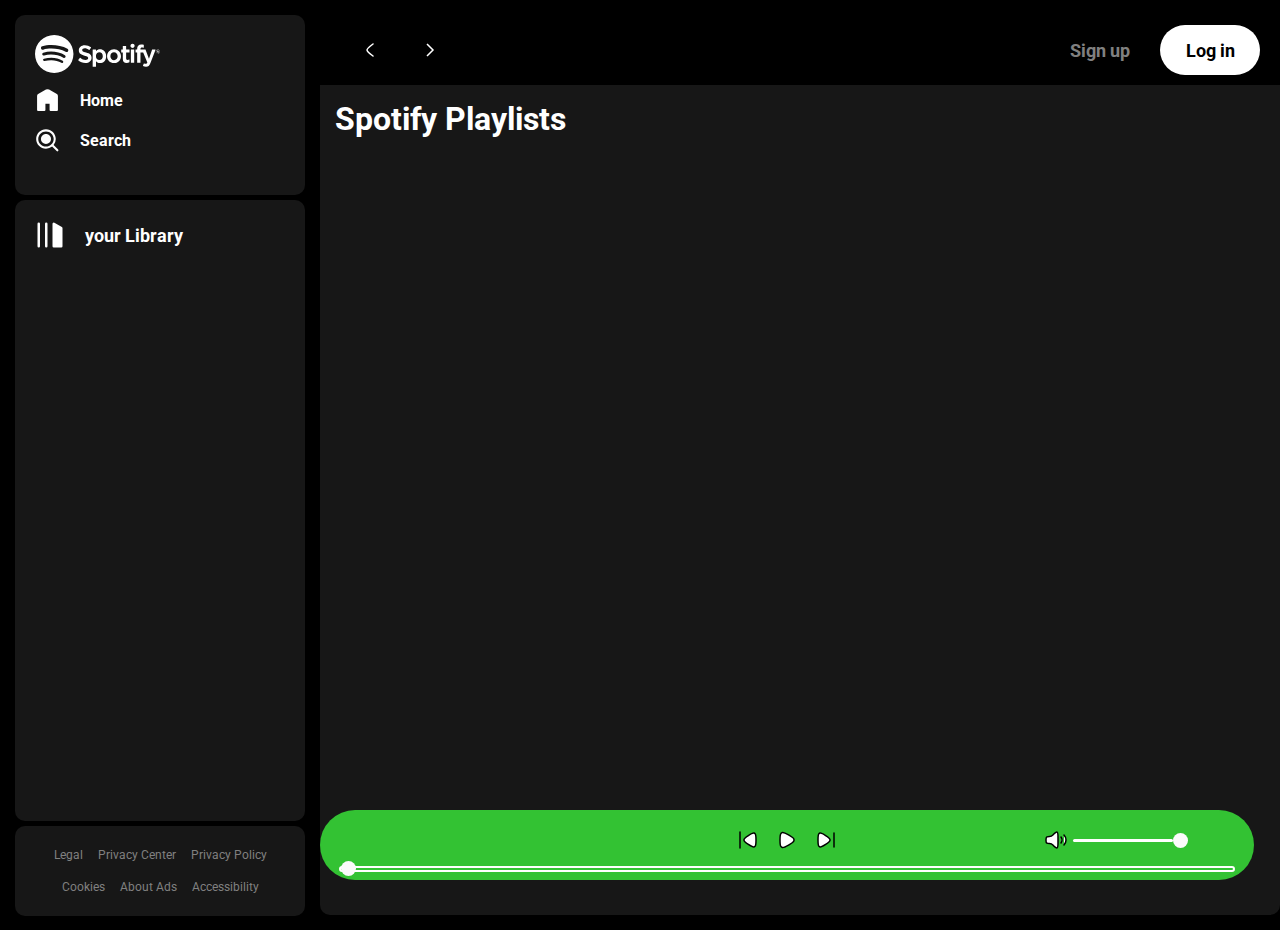
<file: index.html>
<!DOCTYPE html>
<html lang="en">
  <head>
    <meta charset="UTF-8" />
    <meta name="viewport" content="width=device-width, initial-scale=1.0" />
    <title>Spotify-Clone</title>
    <link rel="icon" href="favicon.ico" type="icon">
    <link rel="stylesheet" href="style.css" />
    <link rel="stylesheet" href="utility.css" />
  </head>
  <body>
    <div class="container flex bg-black">
      <div class="left">
        <div class="home bg-grey b-radius p-1 m-1">
          <div class="logo flex align-center">
            <img class="invert logoimg" src="logo.svg" alt="logo" />
            <img id="cross" src="cancel.svg" alt="cancel">
          </div>
          <ul>
            <li class="align-center">
              <img class="invert" src="home.svg" alt="home" />Home
            </li>
            <li class="align-center">
              <img class="invert" src="search.svg" alt="search" />Search
            </li>
          </ul>
        </div>
        <div class="lib bg-grey b-radius m-1 p-1">
          <div class="heading align-center">
            <img class="invert" src="playlist.svg" alt="playlist" />
            <h2>your Library</h2>
          </div>
          <div class="songList">
            <ul>
              
            </ul>
          </div>
          </div>
          <div class="footer bg-grey b-radius m-1 p-1">
            <div>
              <a href="https://www.spotify.com/sg-en/legal/" id=""
                ><span>Legal</span></a
              >
            </div>
            <div>
              <a href="https://www.spotify.com/sg-en/privacy/" id=""
                ><span>Privacy Center</span></a
              >
            </div>
            <div>
              <a
                href="https://www.spotify.com/sg-en/legal/privacy-policy/"
                id=""
                ><span>Privacy Policy</span></a
              >
            </div>
            <div>
              <a
                href="https://www.spotify.com/sg-en/legal/cookies-policy/"
                id=""
                ><span>Cookies</span></a
              >
            </div>
            <div>
              <a
                href="https://www.spotify.com/sg-en/legal/privacy-policy/#s3"
                id=""
                ><span>About Ads</span></a
              >
            </div>
            <div>
              <a href="https://www.spotify.com/sg-en/accessibility/" id=""
                ><span>Accessibility</span></a
              >
            </div>
        </div>
      </div>
      <div class="right bg-grey b-radius">
        <div class="header flex align-center">
          <div class="navbar flex">
            <img id="ham" src="ham.svg" alt="menu">
            <svg
              class="invert"
              xmlns="http://www.w3.org/2000/svg"
              width="24"
              height="24"
              viewBox="0 0 24 24"
              fill="none"
            >
              <path
                d="M15 6C15 6 9.00001 10.4189 9 12C8.99999 13.5812 15 18 15 18"
                stroke="#000000"
                stroke-width="1.5"
                stroke-linecap="round"
                stroke-linejoin="round"
              />
            </svg>
            <svg
              class="invert"
              xmlns="http://www.w3.org/2000/svg"
              width="24"
              height="24"
              viewBox="0 0 24 24"
              fill="none"
            >
              <path
                d="M9.00005 6L15 12L9 18"
                stroke="#000000"
                stroke-width="1.5"
                stroke-miterlimit="16"
              />
            </svg>
          </div>
          <div class="buttons">
            <button class="signup">Sign up</button>
            <a href="./Spotify-Login-Page-Clone/spotify-login.html"><button class="login">Log in</button></a>
          </div>
        </div>
        <div class="s-playlist">
            <h1>Spotify Playlists</h1>
            <div class="card-container">
            
            </div>
        </div>
        <div class="playbar flex align-center">
          <div class="upperbar flex align-center">
            <div class="cursonginfo flex align-center"></div>
            <div class="playbuttons flex align-center justify-center">
                <img id="prev" src="prev.svg" alt="">
                <img id="play" src="pause.svg" alt="">
                <img id="next" src="next.svg" alt="">
            </div>
            <div class="voltime flex align-center">
              <div class="songtime flex">
              </div>
              <div class="volume flex align-center justify-center">
              <img id="vol" src="volume.svg" alt="vol">
              <div class="volseek">
                <div class="volcircle"></div>
              </div>
            </div>
          </div>
          </div>

            <div class="seekbar">
              <div class="circle"></div>
            </div>
        </div>
      </div>
    </div>
    <script src="script.js"></script>
  </body>
</html>
</file>
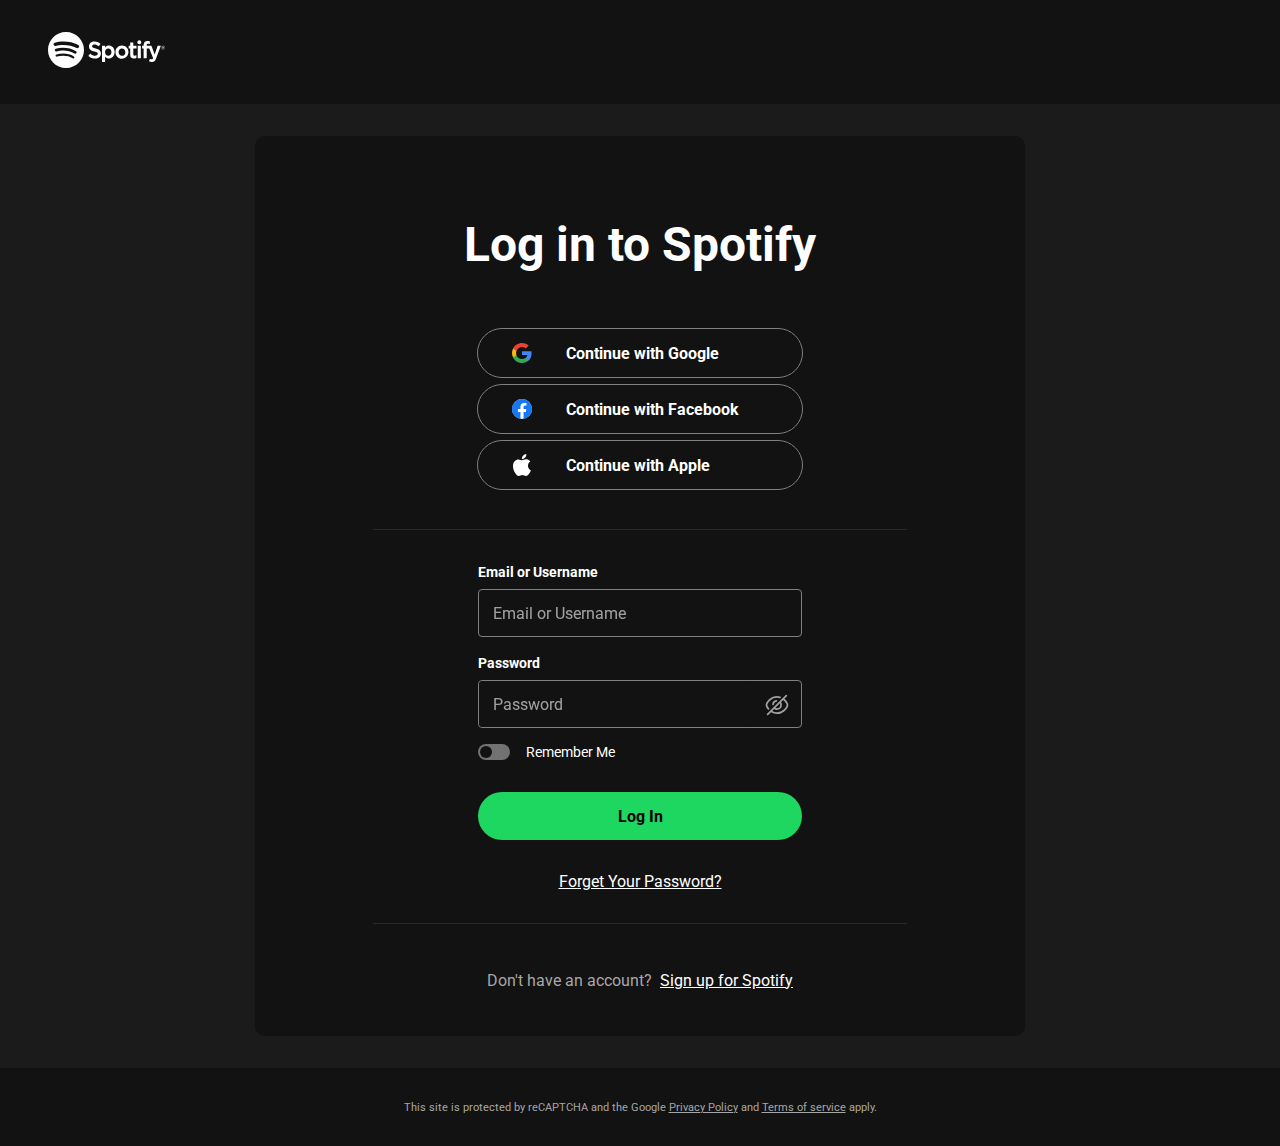
<file: loginpg/spotify-login.html>
<!DOCTYPE html>
<html lang="en">

<head>
    <meta charset="UTF-8" />
    <meta name="viewport" content="width=device-width, initial-scale=1.0" />
    <link rel="stylesheet" href="spotify-login.css" />
    <title>Login - Spotify</title>
</head>

<body>
    <nav>
        <a href="../index.html"><img src="img/logo.svg" alt="logo" class="logo" /></a>
    </nav>
    <div class="main">
        <div class="container">
            <img src="img/logo.svg" alt="logo" class="logo1" />
            <h1>Log in to Spotify</h1>
            <ul>
                <li>
                    <a href="https://www.google.com/"><button class="btns"><img src="img/google.svg" alt="google"><span
                                class="google">Continue with
                                Google</span></button></a>
                </li>
                <li>
                    <a href="https://web.facebook.com/"><button class="btns"><img src="img/facebook.svg"
                                alt="facebook"><span class="facebook">Continue with
                                Facebook</span></button></a>
                </li>
                <li>
                    <a
                        href="https://appleid.apple.com/auth/authorize?response_type=code&response_mode=form_post&client_id=com.spotify.accounts&state=AQAcN8h5BhGBPS4g3EO%2FQ9pL3SPv6kWy0dEGCIlzCtRAI59hoZxemThH%2BN6d0f0PKyd9M%2BO02cAmMimx8MW7NZheVEzNQej%2BADbaqduU9181cL%2F5H26EcdWJCeafM%2BKmb55jr7mozKfumc1Fc%2BJuzZ9r7wwh4dx2JpffWZXwCD9%2F4mxI0tKy8slQnBxzmcfhkPWenjy7s998ZewGDxqIRLIUxeaFSbinyjN6LhInk5h9Q13CH8OFjZmtQgQ9EgKzCq3SqHiCOoBeG2MSUvw%2F3f5SP4p%2FBpkL6ML%2FA9KqV%2BNoBTEdOQrzrEgYmK9x9FV%2Bo%2BFkcEX8ALasfcfNt8DU3x60achL1Q%3D%3D&scope=name+email&redirect_uri=https%3A%2F%2Faccounts.spotify.com%2Flogin%2Fapple%2Fredirect"><button
                            class="btns"><img src="img/apple.svg" alt="apple"><span class="apple">Continue with
                                Apple</span></button></a>
                </li>
                </li>
            </ul>
            <hr class="line">
            <div class="inputs">
                <label for="email or username">
                    <span class="label">Email or Username</span>
                </label>
                <input class="box" type="text" name="email or username" id="email" placeholder="Email or Username">
            </div>

            <div class="inputs">
                <label for="password">
                    <span class="label">Password</span>
                </label>
                <div class="pass">
                    <input class="box" type="password" name="password" id="password" placeholder="Password">
                    <div id="eye-icon-box"><img src="img/eye-slash-svgrepo-com.svg" alt="hide" id="eye-icon"
                            onclick="pass()"></div>
                </div>

            </div>

            <div class="checkbox">
                <input type="checkbox" id="check" name="remember" class="remember" checked="">
                    <label for="check" class="toggle" onclick="toggle_btn()">
                    <div class="dot"></div>

                </label>
                <p>Remember Me</p>
            </div>

            <div class="btn">
                <button class="login">Log In</button>
            </div>

            <div class="reset">
                <a href="#">
                    <p>Forget Your Password?</p>
                </a>
            </div>

            <hr class="line line1">

            <div class="signup">
                <span class="grey-text">Don't have an account?</span>
                <a href="#"><span class="text-white">Sign up for Spotify</span></a>
            </div>
        </div>

    </div>
    <footer>
        <div class="footer">
            <p class="privacy">
                This site is protected by reCAPTCHA and the Google
                <a href="https://policies.google.com/privacy">Privacy Policy</a> and
                <a href="https://policies.google.com/terms">Terms of service</a> apply.
            </p>
        </div>
    </footer>

    <script src="login.js"></script>

</body>

</html>
</file>
<file: style.css>
@import url("https://fonts.googleapis.com/css2?family=Roboto:ital,wght@0,100;0,300;0,400;0,500;0,700;0,900;1,100;1,300;1,400;1,500;1,700;1,900&display=swap");

* {
  margin: 0;
  padding: 0;
  font-family: "Roboto", sans-serif;
  box-sizing: border-box;
}
body {
  background-color: black;
  color: white;
  box-sizing: border-box;
}

.left {
  width: 25vw;
  padding: 10px;
  height: 100vh;
}
.left .home{
  min-height: 20vh;
}
.left .home .logo{
 justify-content: space-between;
}
.left .home .logo .logoimg{
cursor: pointer;
width: 125px;
}
.left .home .logo #cross{
display: none;
cursor: pointer;
}
.home ul li {
  width: 25px;
  gap: 20px;
  display: flex;
  list-style: none;
  padding-top: 15px;
  cursor: pointer;
  font-weight: 700;
}
.heading {
  gap: 20px;
  display: flex;
  width: 100%;
}
.songList ul {
  padding: 5px 10px;
  height: 55vh;
  margin: 10px 0;
  overflow-y: scroll;
}
.songList ul li {
  width: 100%;
  list-style-type: decimal-leading-zero;
  display: flex;
  gap: 10px;
  justify-content: space-between;
  align-items: center;
  padding: 10px 5px;
  border: 1px solid white;
  margin: 10px 0;
  cursor: pointer;
  border-radius: 5px;
}
.songList ul li img {
  width: 20%;
}
.songinfo {
  width: 50%;
  flex-direction: column;
  align-items: center;
  padding: 5px;
  gap: 5px;
  font-size: 12px;
}
.playnow {
  gap: 5px;
  width: 40%;
}
.playnow span {
  font-weight: 700;
  font-size: 12px;
}
.heading img {
  width: 30px;
}
.heading h2 {
  width: 300px;
  font-weight: 700;
  font-size: 18px;
}
.lib {
  position: relative;
  min-height: 69vh;
}
.footer {
  display: flex;
  align-items: center;
  justify-content: center;
  flex-wrap: wrap;
  font-size: 12px;
  gap: 15px;
  position: relative;
  min-height: 10vh;
}
.footer a {
  color: gray;
  text-decoration: none;
  width: 70px;
  cursor: pointer;
}
.right {
  width: 75vw;
  margin: 15px 0;
  min-height: 100vh;
  position: relative;
}
.header {
  background-color: rgb(0, 0, 0);
  justify-content: space-between;
  position: sticky;
  top: 0;
  height: 70px;
  z-index: 1;
}
.header > * {
  padding: 20px;
}
.header .navbar #ham{
 display: none;
 cursor: pointer;
}
.header .navbar svg {
  width: 60px;
  cursor: pointer;
}
.buttons {
  display: flex;
  gap: 10px;
}
.buttons .signup {
  width: 100px;
  height: 50px;
  border-radius: 25px;
  background-color: black;
  color: gray;
  font-weight: 700;
  font-size: 18px;
  border-color: transparent;
  cursor: pointer;
  
}
.signup:hover {
  color: white;
  transform: scale(1.05);
  font-size: 20px;
}
.buttons .login {
  width: 100px;
  height: 50px;
  border-radius: 25px;
  background-color: white;
  color: black;
  font-weight: 700;
  border-color: transparent;
  overflow: hidden;
  cursor: pointer;
  font-size: 18px;
}
.login:hover {
  background-color: rgb(193, 192, 192);
  transform: scale(1.05);
  font-size: 20px;
}

.s-playlist {
  padding: 15px;
  position: relative;
  margin-bottom: 45px;
  overflow-y: none;
}
.card-container {
  display: flex;
  justify-content: space-evenly;
  align-items: center;
  flex-wrap: wrap;
}
.card {
  width: 250px;
  min-height: 320px;
  padding: 10px;
  border-radius: 10px;
  transition: all 0.5s ease;
  margin-top: 20px;
  position: relative;
}
.card > h2,
p {
  padding-top: 5px;
}
.card img {
  width: 100%;
  object-fit: contain;
  border-radius: 10px;
}
.play {
  min-width: 50px;
  min-height: 50px;
  border-radius: 50%;
  opacity: 0;
  background-color: rgb(56, 225, 56);
  position: absolute;
  bottom: 80px;
  right: 15px;
  cursor: pointer;
  transition: all 0.5s ease-out;
}

.card:hover {
  background-color: rgb(56, 55, 55);
  box-shadow: 0 0 2px 5px black;
}
.card:hover .play {
  opacity: 1;
  transform: translateY(-20px);
}
.playbar {
  position: fixed;
  min-height: 60px;
  bottom: 20px;
  background-color: rgb(56, 225, 56, 0.85);
  width: 73vw;
  padding: 10px;
  border-radius: 35px;
}
.upperbar{
  min-height: 40px;
  padding: 0 20px;
  width: 100%;
  margin-bottom: 10px;
  justify-content: space-between;
}
.cursonginfo{
  width: 30%;
}
.voltime{
  gap:30px;
  justify-content: center;
  width: 30%;
}
.playbuttons {
  display: flex;
  gap: 15px;
  width: 40%;
  cursor: pointer;
}

.volseek{
  width: 100px;
  display: block;
  border-radius: 25px;
  background-color: white;
  height: 3px;
  cursor: pointer;
  position: relative;
}
.volume{
  gap:5px;
  cursor: pointer;
}
.volcircle{
  width: 15px;
  height: 15px;
  position: absolute;
  top: -6px;
  left: 100%;
  border-radius: 50%;
  background-color: rgb(251, 251, 251);
}
.seekbar {
  width: 70vw;
  position: absolute;
  bottom: 8px;
  left: 2%;
  border: 2px solid white;
  border-radius: 25px;
  background-color: transparent;
  height: 6px;
  cursor: pointer;
}

.circle {
  width: 15px;
  height: 15px;
  position: absolute;
  top: -7px;
  left: 0%;
  border-radius: 50%;
  background-color: rgb(251, 251, 251);
}

@media only screen and (max-width: 1100px){
  .left{
    position: absolute;
    left:-100%;
    z-index: 3;
    width: 75vw;
  }
  .right{
    width: 100vw;
  }
  .header .navbar svg {
    width: 30px;
  }
  .header .navbar #ham{
    display: inline-block;
    margin: 0 10px 0 0;
  }
  .left .home .logo #cross{
    display: block;
  }
  .playbar{
    width: 96vw;
    margin-left: 10px;
    min-height: 100px;
  }
  .upperbar{
    justify-content: center;
    flex-direction: column;
    gap:10px;
  }
  .cursonginfo{
    width: 100%;
    font-size: 14px;
    padding: 3px;
    justify-content: center;
  }
  .playbuttons{
    width: 100%;
    justify-content: center;
  }
  .voltime{
    width: 100%;
    justify-content: center;
    gap: 30px;
  }
  .seekbar{
    width: 92vw;
    left:2%
  }
  .volume{
    cursor: pointer;
  }
  .songtime{
    font-size: 10px;
  }
  .volseek{
    width:50px;
    display: block;
}
}
</file>
<file: utility.css>
.border {
  border: 2px solid red;
  margin: 3px;
}
.flex {
  display: flex;
}
.justify-center {
  justify-content: center;
}
.align-center {
  align-items: center;
}
.bg-black {
  background-color: rgb(0, 0, 0);
}
.invert {
  filter: invert(1);
}
.bg-grey {
  background-color: #171717;
}
.b-radius {
  border-radius: 10px;
}
.p-1 {
  padding: 20px;
}
.m-1 {
  margin: 5px;
}

/* Webkit browsers (Chrome, Safari) */
::-webkit-scrollbar {
  width: 6px;
}

::-webkit-scrollbar-thumb {
  background-color: #333; /* Dark background color for the thumb */
  border-radius: 6px;
}

::-webkit-scrollbar-track {
  background-color: #555; /* Dark background color for the track */
}

/* Firefox scrollbar */
* {
  scrollbar-color: #333 #555; /* Dark thumb and track colors for Firefox */
}

*::-moz-scrollbar {
  width: 6px;
}

*::-moz-scrollbar-thumb {
  background-color: #333;
  border-radius: 6px;
}

*::-moz-scrollbar-track {
  background-color: #555;
}
</file>
<file: loginpg/spotify-login.css>
@import url("https://fonts.googleapis.com/css2?family=Martel+Sans:wght@200&family=Roboto:ital,wght@0,100;0,300;0,400;0,500;0,700;0,900;1,100;1,300;1,400;1,500;1,700;1,900&display=swap");

* {
  padding: 0;
  margin: 0;
  font-family: "Roboto", sans-serif;
  box-sizing: border-box;
}

body {
  display: flex;
  align-items: center;
  flex-direction: column;
  overflow-x: hidden;
  background: #121212;
}

nav {
  background: #121212;
  padding: 2rem 3rem;
  width: 100vw;
}

.main {
  padding: 2rem;
  background: #1b1b1b;
  width: 100vw;
  display: flex;
  justify-content: center;
}

.container {
  background: #121212;
  width: 770px;
  color: white;
  display: flex;
  flex-direction: column;
  align-items: center;
  justify-content: center;
  padding: 2rem 0rem;
  border-radius: 10px;
}

li {
  list-style: none;
  margin: 0.5rem;
}

.btns {
  display: flex;
  align-items: center;
  color: white;
  border-radius: 5rem;
  background: #121212;
  outline: solid 1px grey;
  border: 0;
  height: 48px;
  width: 324px;
  padding: 1rem 0rem;
  font-weight: 700;
  font-size: 1rem;
  cursor: pointer;
  transition: border 500ms ease;
}
.btns:focus {
  border: 2px solid white;
}
.btns:hover {
  border: 2px solid white;
}

li a {
  text-decoration: none;
}
button img {
  margin: 0rem 2rem;
}

h1 {
  margin: 3rem 0rem;
  font-weight: 700;
  font-size: 48px;
  font-family: "Roboto", sans-serif;
}
.logo {
  width: 117px;
  height: 36px;
  filter: invert(1);
}
.logo1 {
  display: none;
}
.line {
  margin: 32px 100px;
  border-right: none;
  border-bottom: none;
  border-left: none;
  border-image: initial;
  border-top: 1px solid rgb(41, 41, 41);
  width: 534px;
}
.inputs {
  display: flex;
  flex-direction: column;
  padding: 0px 0px 16px;
}

.label {
  font-size: 14px;
  font-weight: 700;
}
label {
  padding: 0px 0px 8px;
}
.box {
  width: 324px;
  height: 48px;
  padding: 8px 14px;
  background: #121212;
  outline: 0;
  border: solid 1px grey;
  border-radius: 4px;
  color: rgb(255, 255, 255);
  font-size: 16px;
}
input::placeholder {
  font-size: 1rem;
  color: rgb(255, 255, 255);
  opacity: 0.6;
}
input:hover {
  border: 2px solid white;
}
#password {
  height: auto;
}

.remember {
  border: 0;
}
.toggle-button {
  width: 30px;
  height: 16px;
  background: #727272;
  border-radius: 5rem;
  cursor: pointer;
}
.btn {
  padding: 32px 0px;
}
.login {
  width: 324px;
  height: 48px;
  padding: 8px 32px;
  border-radius: 5rem;
  font-size: 16px;
  font-weight: 700;
  background: #1ed760;
  outline: 0;
  border: 0;
  cursor: pointer;
  transition: 500ms width ,500ms height;
}
.login:hover {
  width: 330px;
  height: 50px;
}
a {
  color: white;
  font-size: 16px;
  transition: 500ms color;
}
a:focus {
  text-decoration: none;
  color: #1ed760;
  p {
    border-bottom: solid 2px #1ed760;
  }
  .text-white {
    border-bottom: solid 2px #1ed760;
  }
}
a:hover {
  color: #1ed760;
}
.grey-text {
  color: #a7a7a7;
  font-size: 16px;
}
.text-white {
  margin: 0px 0px 0px 8px;
}
.pass {
  display: flex;
  width: 324px;
  height: 3rem;
  background: #121212;
  outline: none;
  border: solid 1px grey;
  border-radius: 4px;
  color: rgb(255, 255, 255);
  transition: 500ms border;
}
.pass input {
  border: 0;
  outline: none;
  height: auto;
}
.pass:hover {
  border: solid 2px white;
}

.pass img {
  padding: 10px;
  cursor: pointer;
  width: 48px;
  opacity: 0.6;
  transition: 1000ms opacity;
}

.pass img:hover {
  opacity: 1;
}
.pass:focus {
  border: 2px solid white;
}
.dot {
  background: #121212;
  width: 12px;
  height: 12px;
  border-radius: 50%;
  position: relative;
  top: 2px;
  left: 2px;
  cursor: pointer;
}

.toggle {
  width: 32px;
  height: 16px;
  background: #727272;
  border-radius: 5rem;
  position: absolute;
  transition: 500ms background;
}
label.toggle.active {
  background: #1ed760;
}
label.toggle.active .dot {
  left: 18px;
}

.checkbox {
  display: flex;
  width: 324px;
  align-items: center;
}
.checkbox p {
  padding-left: 48px;
  font-size: 14px;
  color: rgb(255, 255, 255);
}
#check {
  display: none;
}
.signup {
  height: 48px;
  display: flex;
  align-items: center;
}
footer {
  height: 78px;
  width: 100%;
  padding: 2rem;
  color: rgb(167, 167, 167);
  background: #121212;
  font-size: 11px;
  display: flex;
  align-items: center;
  justify-content: center;
  position: relative;
  bottom: 0;}

.footer a {
  color: rgb(167, 167, 167);
  font-size: 11px;
}

@media (max-width: 768px) {
  .main {
    padding: 0;
    width: 100%;
  }
  nav {
    padding-left: 2rem;
    padding-top: 4rem;
  }
  .logo {
    width: 4.7rem;
    height: 1.5rem;
  }
  .line {
    width: 90vw;
  }
  .container {
    width: 100vw;
    height: auto;
    display: flex;
    flex-direction: column;
    padding: 0;
    padding-bottom: 1rem;
  }
  .inputs {
    width: 90vw;
  }
  .pass {
    width: 90vw;
  }
  .box {
    width: 90vw;
  }
  .btns {
    width: 90vw;
  }
  .checkbox {
    width: 90vw;
  }
  .btn {
    width: 90vw;
  }
  .login {
    width: 90vw;
  }
  h1 {
    display: flex;
    align-items: flex-start;
    width: 90vw;
    margin-top: 0;
    font-size: 2rem;
  }
  .line1 {
    display: none;
  }
  .signup {
    display: flex;
    flex-direction: column;
    column-gap: 1rem;
    margin: 1rem;
    justify-content: space-between;
  }
 footer{
  max-width: fit-content;
 }
  footer p {
    text-align: center;
  }
}
</file>
